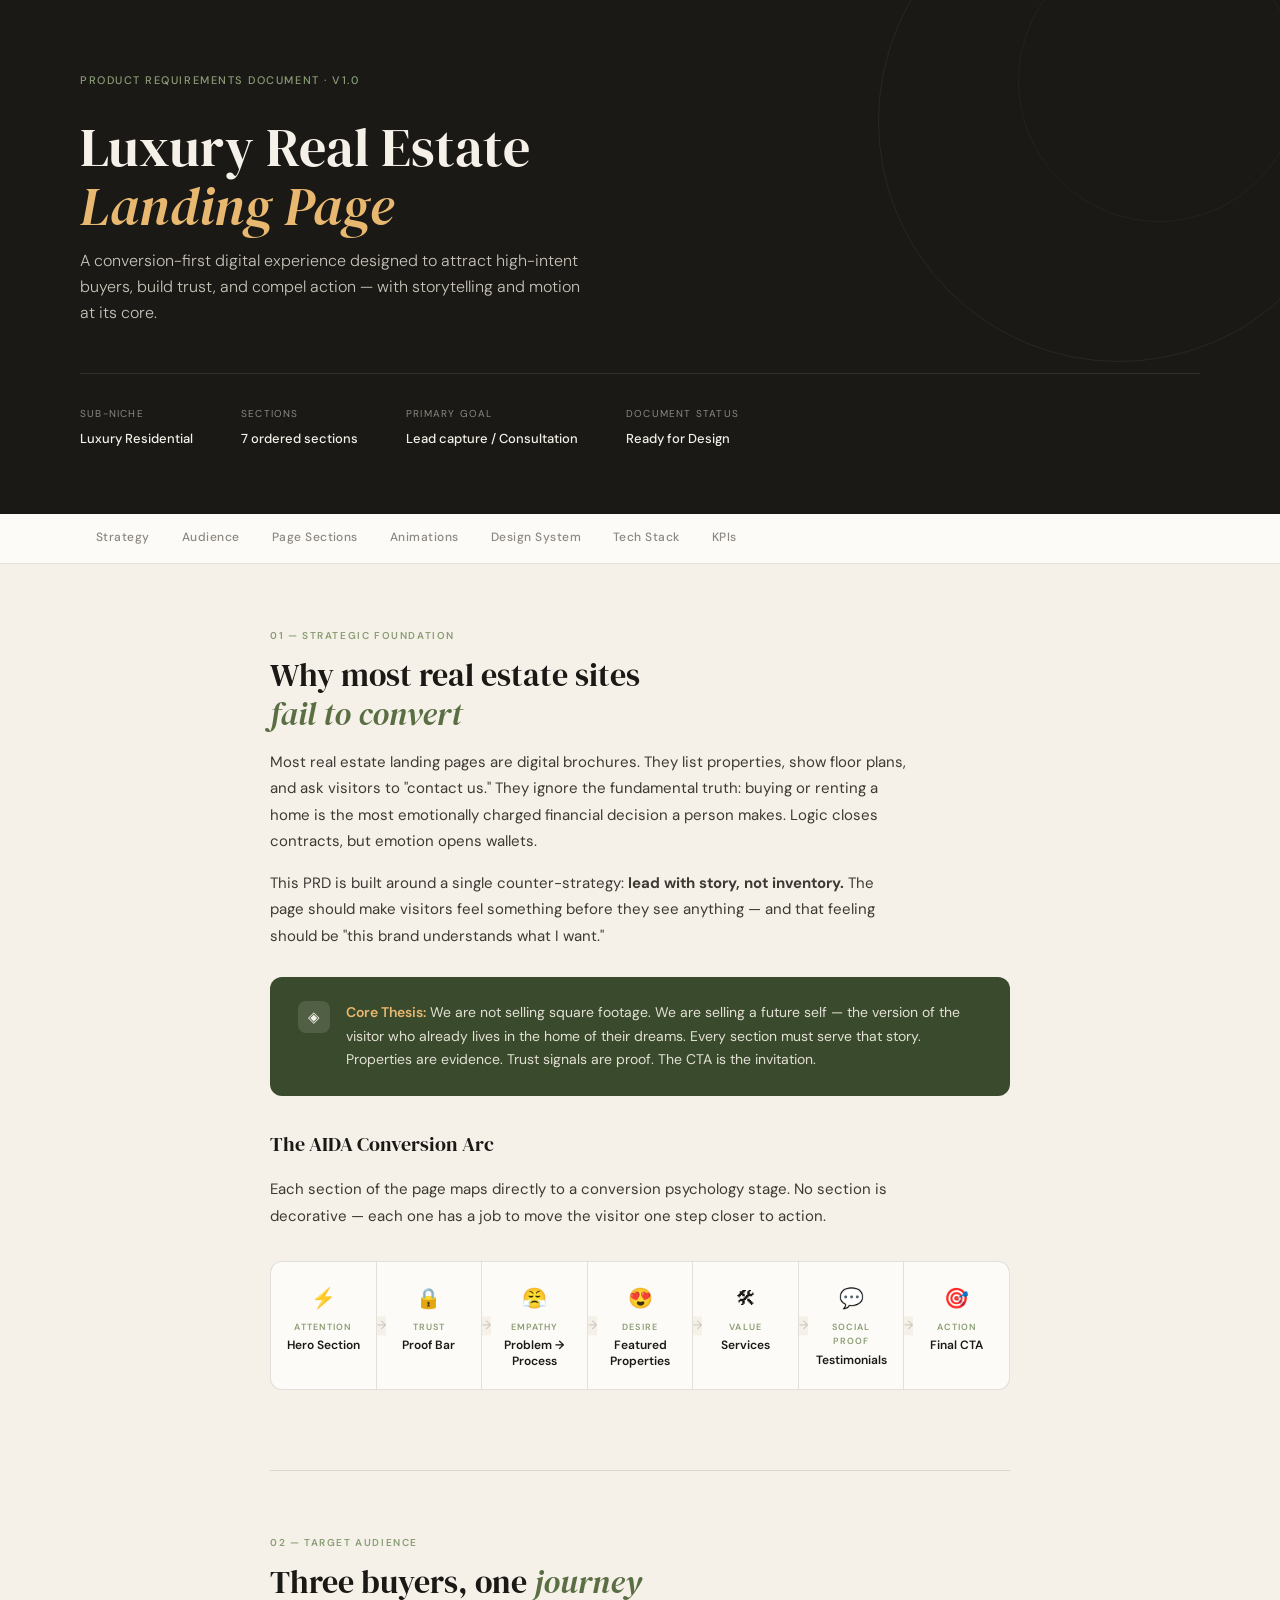
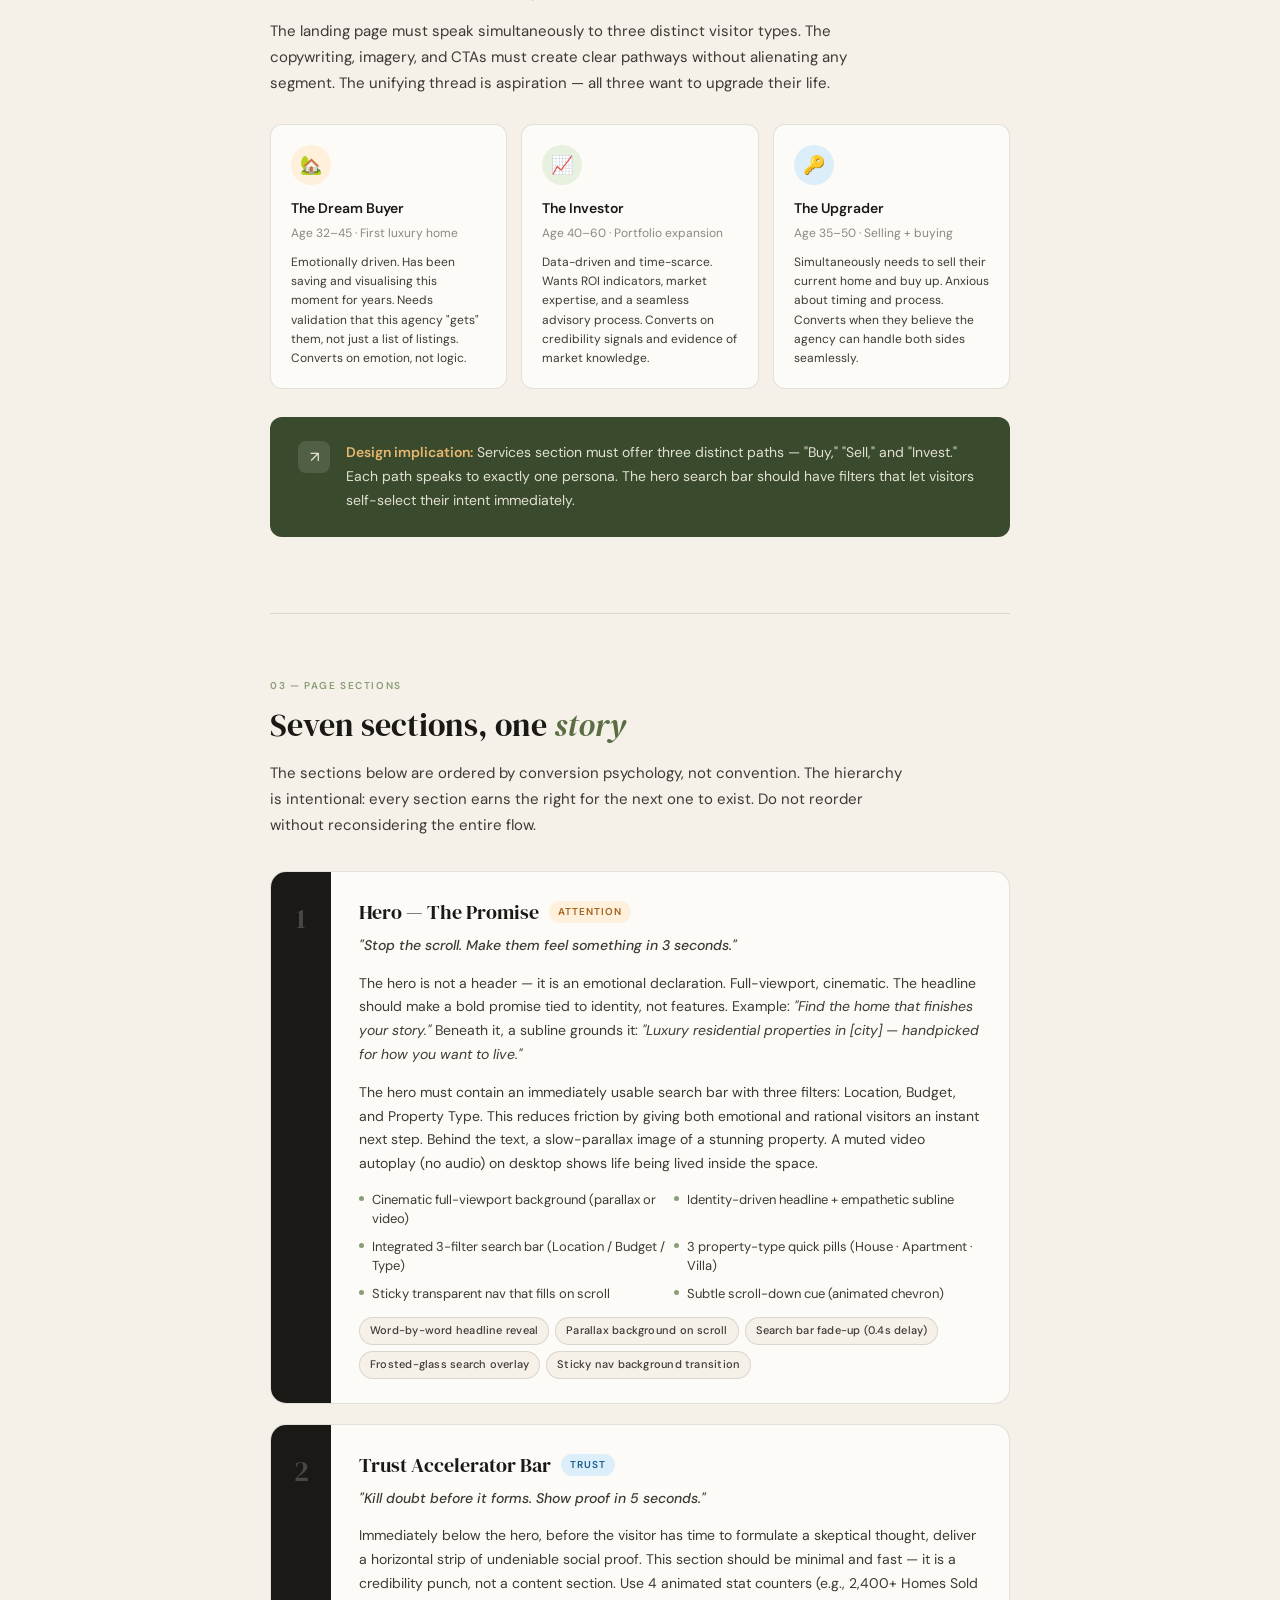
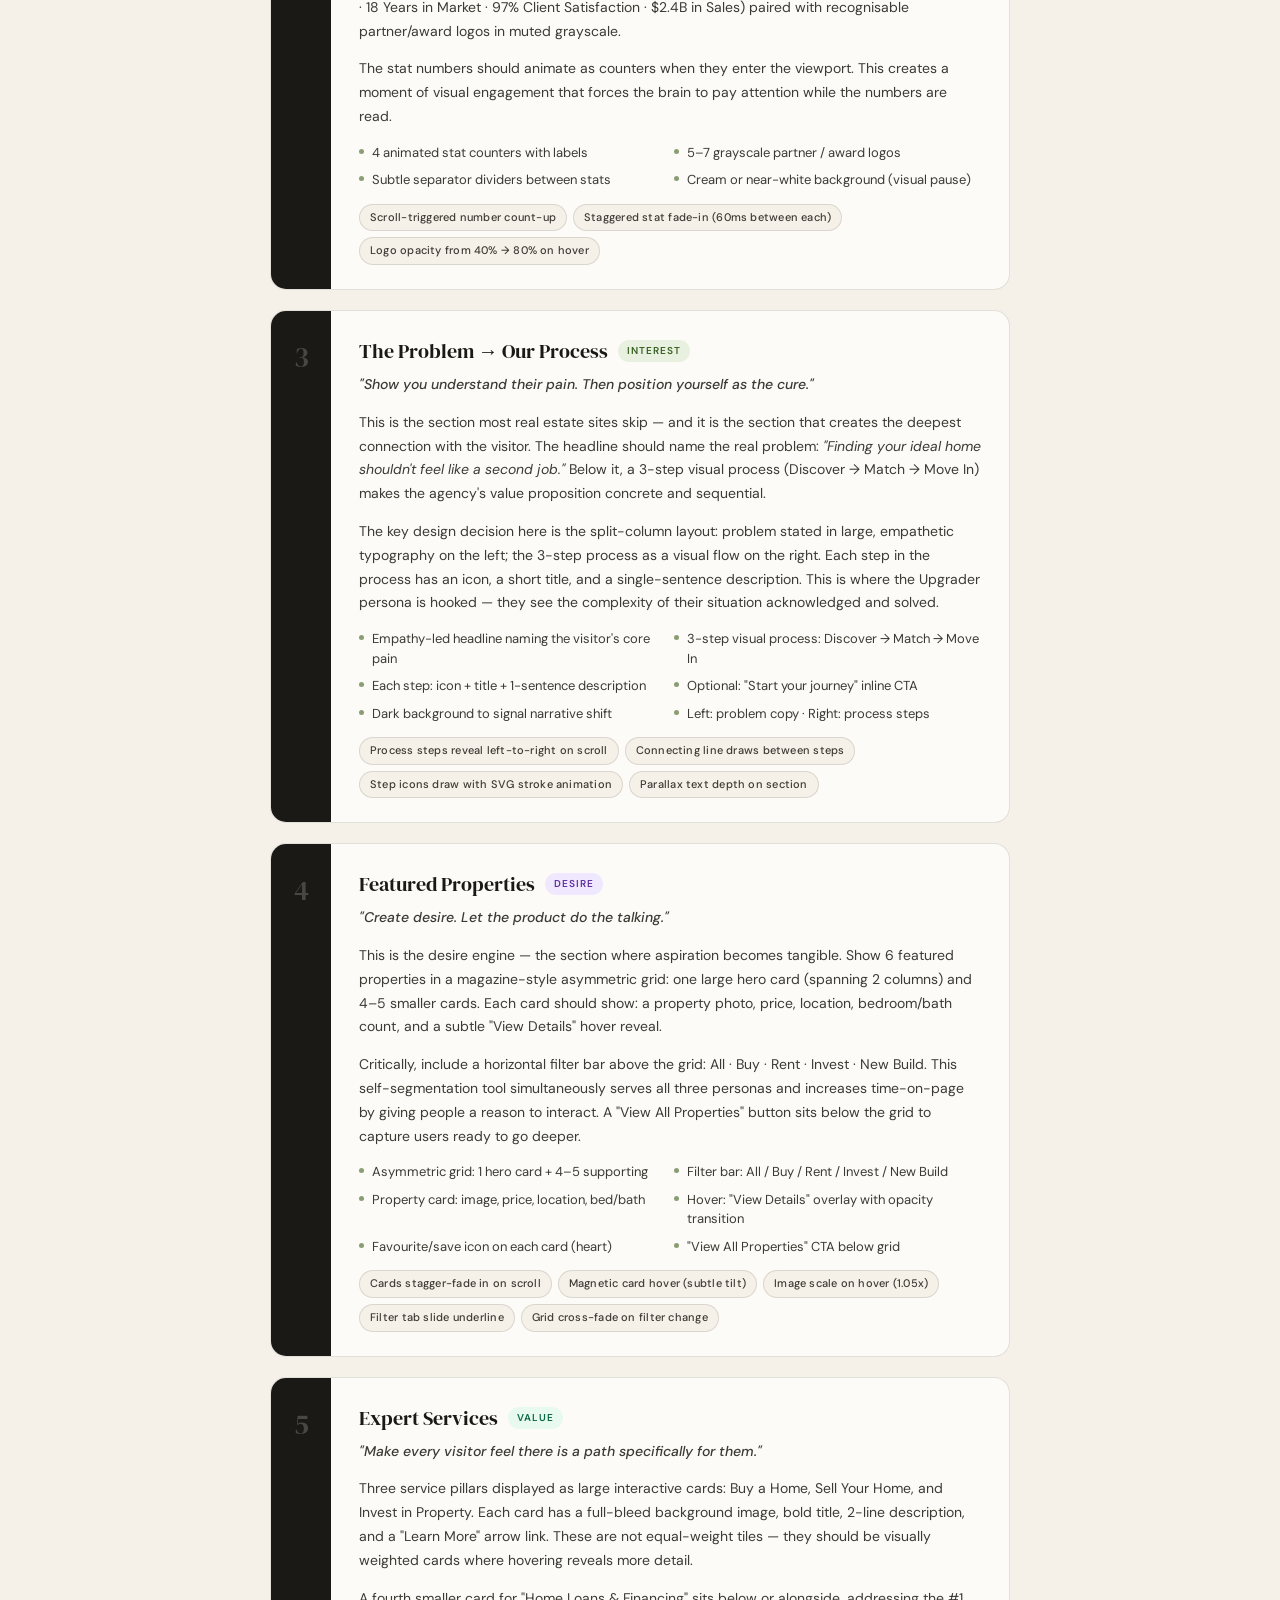
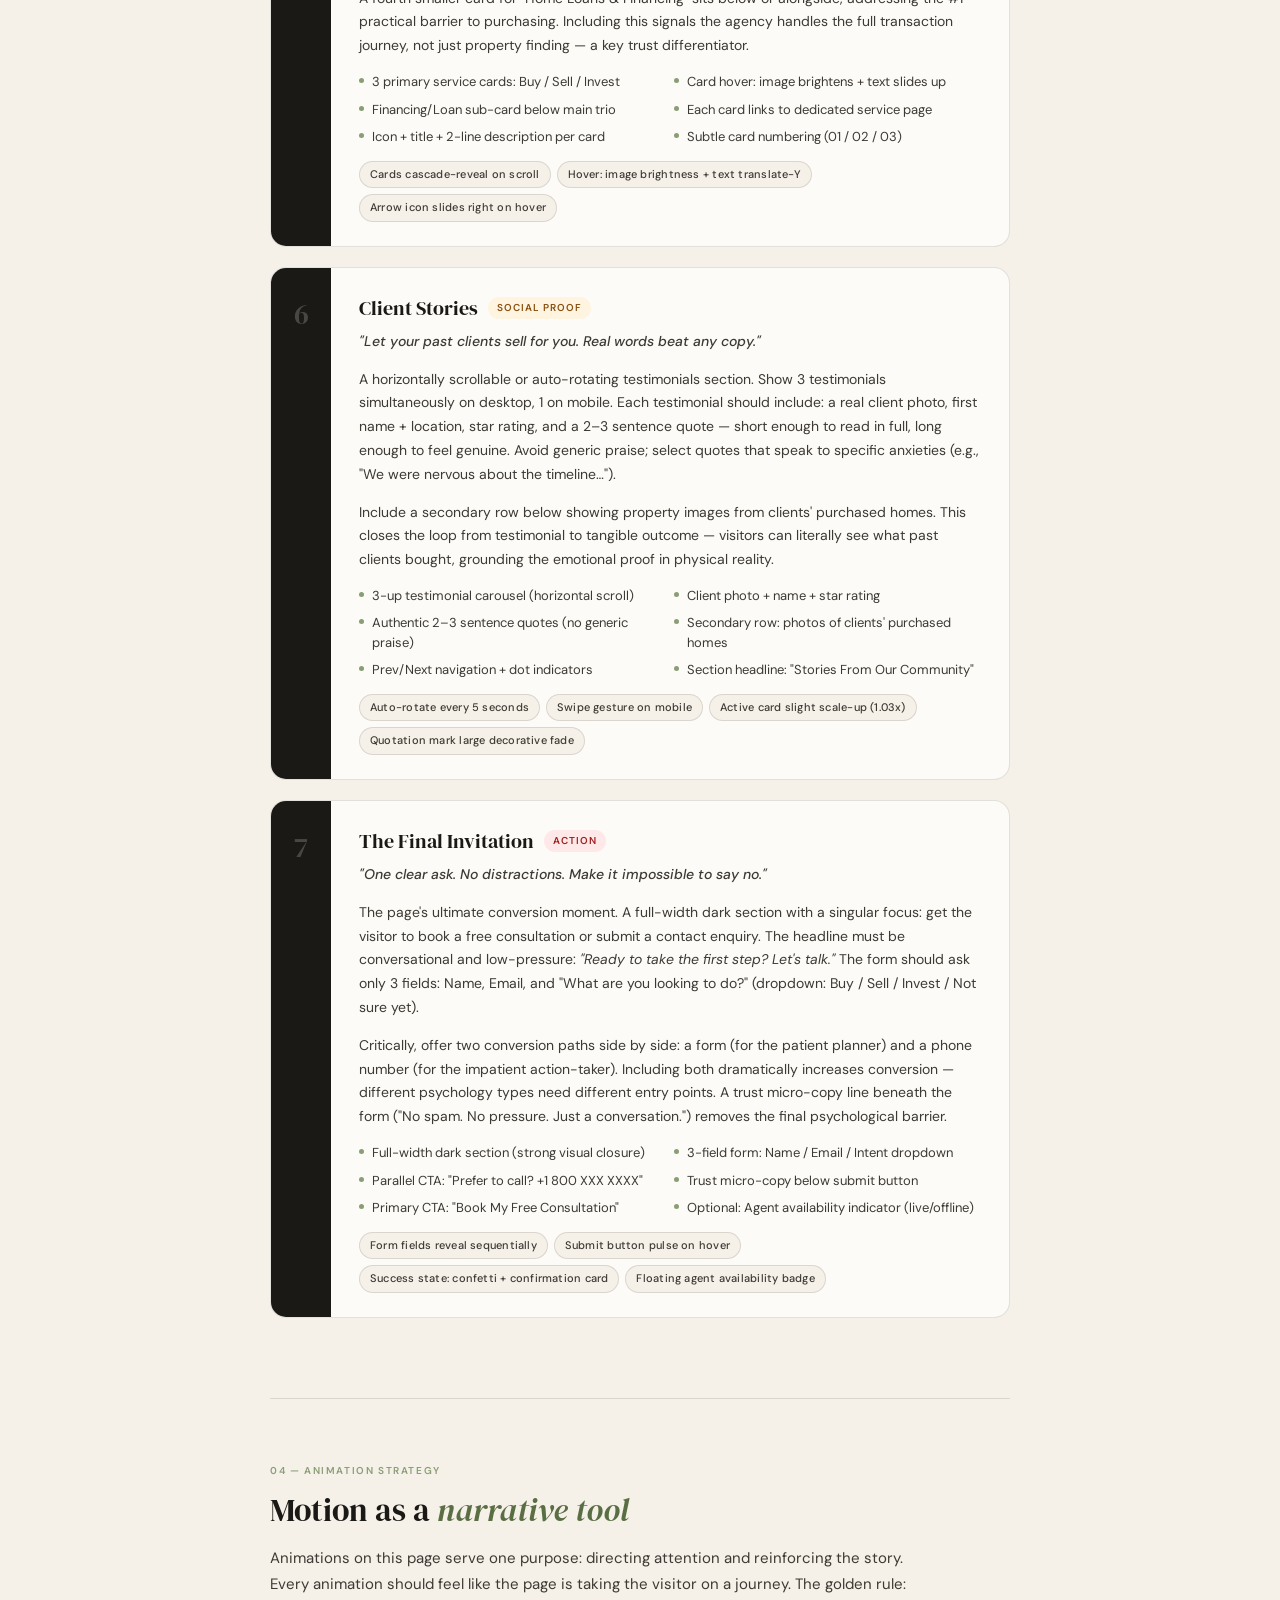
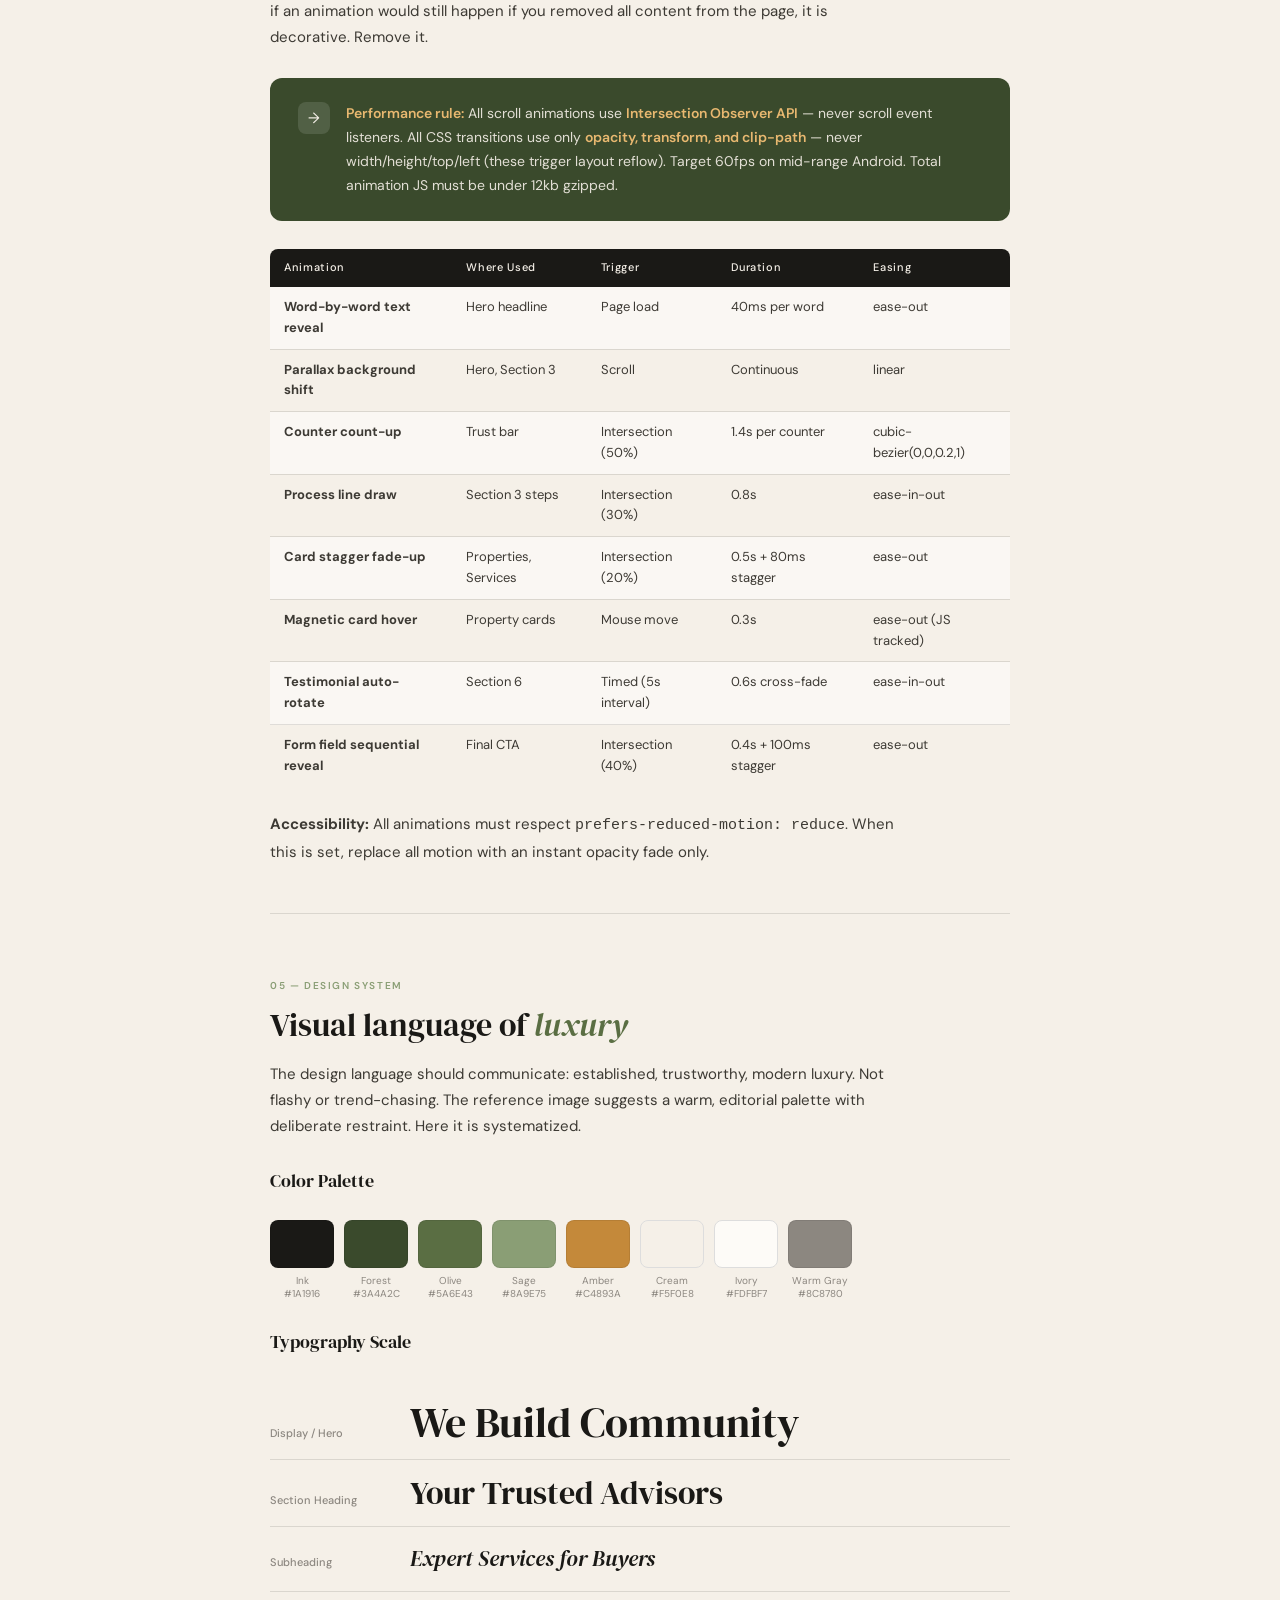
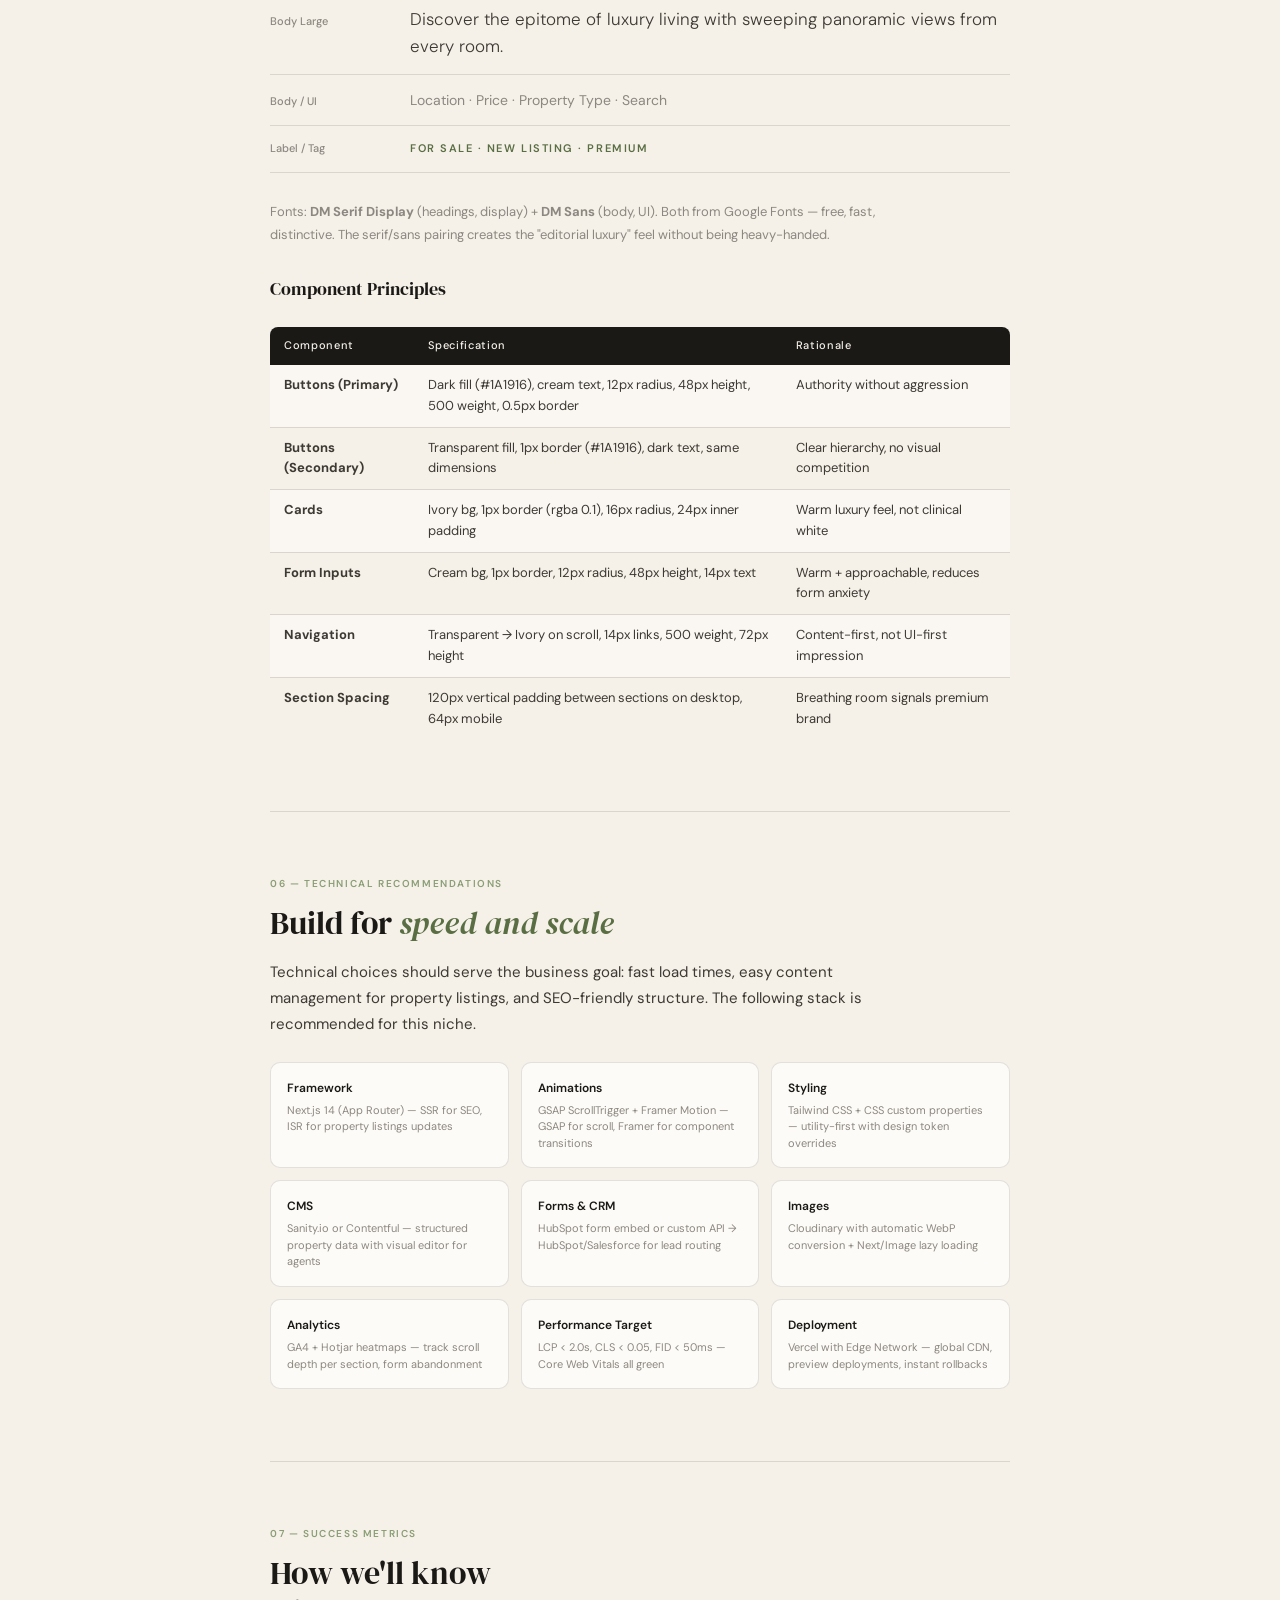
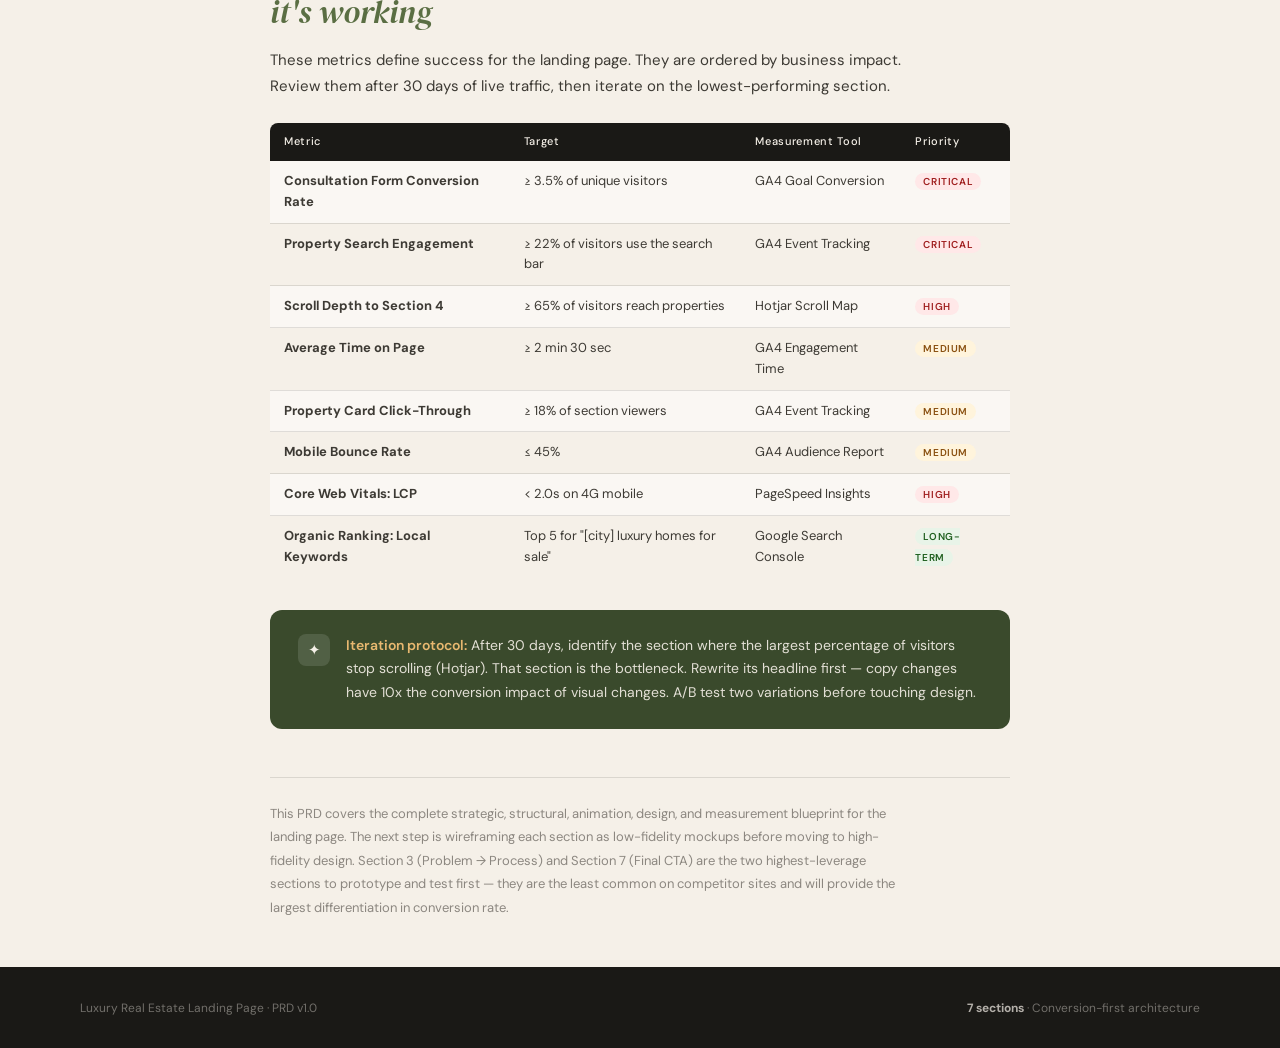
<file: nestquest-prd.html>
<!DOCTYPE html>
<html lang="en">
<head>
<meta charset="UTF-8">
<meta name="viewport" content="width=device-width, initial-scale=1.0">
<title>PRD — Luxury Real Estate Landing Page</title>
<link href="https://fonts.googleapis.com/css2?family=DM+Serif+Display:ital@0;1&family=DM+Sans:wght@300;400;500;600&display=swap" rel="stylesheet">
<style>
  :root {
    --cream: #F5F0E8;
    --cream-dark: #EDE7D9;
    --ink: #1A1916;
    --ink-light: #3D3A34;
    --olive: #3A4A2C;
    --olive-light: #5A6E43;
    --sage: #8A9E75;
    --warm-gray: #8C8780;
    --warm-gray-light: #C8C3B8;
    --white: #FDFBF7;
    --accent-amber: #C4893A;
    --accent-amber-light: #E8B870;
    --border: rgba(26,25,22,0.12);
    --border-strong: rgba(26,25,22,0.2);
  }
  * { margin: 0; padding: 0; box-sizing: border-box; }
  html { scroll-behavior: smooth; }
  body {
    font-family: 'DM Sans', sans-serif;
    background: var(--cream);
    color: var(--ink);
    line-height: 1.6;
    font-size: 15px;
  }

  /* COVER */
  .cover {
    background: var(--ink);
    color: var(--cream);
    padding: 72px 80px 64px;
    position: relative;
    overflow: hidden;
  }
  .cover::before {
    content: '';
    position: absolute;
    top: -120px; right: -80px;
    width: 480px; height: 480px;
    border: 1px solid rgba(255,255,255,0.06);
    border-radius: 50%;
  }
  .cover::after {
    content: '';
    position: absolute;
    top: -60px; right: -20px;
    width: 280px; height: 280px;
    border: 1px solid rgba(255,255,255,0.04);
    border-radius: 50%;
  }
  .cover-label {
    font-size: 11px;
    letter-spacing: 0.14em;
    text-transform: uppercase;
    color: var(--sage);
    font-weight: 500;
    margin-bottom: 28px;
  }
  .cover h1 {
    font-family: 'DM Serif Display', serif;
    font-size: 54px;
    line-height: 1.1;
    font-weight: 400;
    max-width: 620px;
    margin-bottom: 12px;
  }
  .cover h1 em {
    font-style: italic;
    color: var(--accent-amber-light);
  }
  .cover-sub {
    color: var(--warm-gray-light);
    font-size: 16px;
    max-width: 500px;
    margin-bottom: 48px;
    font-weight: 300;
  }
  .cover-meta {
    display: flex;
    gap: 48px;
    padding-top: 32px;
    border-top: 1px solid rgba(255,255,255,0.1);
  }
  .cover-meta-item label {
    display: block;
    font-size: 10px;
    letter-spacing: 0.12em;
    text-transform: uppercase;
    color: var(--warm-gray);
    margin-bottom: 4px;
  }
  .cover-meta-item span {
    font-size: 13px;
    color: var(--cream);
    font-weight: 500;
  }

  /* NAV */
  .toc-bar {
    background: var(--white);
    border-bottom: 1px solid var(--border);
    padding: 0 80px;
    position: sticky;
    top: 0;
    z-index: 100;
    display: flex;
    align-items: center;
    gap: 0;
    overflow-x: auto;
  }
  .toc-bar a {
    font-size: 12px;
    font-weight: 500;
    letter-spacing: 0.04em;
    color: var(--warm-gray);
    text-decoration: none;
    padding: 14px 16px;
    white-space: nowrap;
    border-bottom: 2px solid transparent;
    transition: color 0.2s, border-color 0.2s;
  }
  .toc-bar a:hover { color: var(--ink); border-bottom-color: var(--olive); }

  /* LAYOUT */
  .doc-body { max-width: 900px; margin: 0 auto; padding: 0 80px; }
  @media (max-width: 700px) {
    .cover { padding: 48px 28px; }
    .cover h1 { font-size: 36px; }
    .doc-body { padding: 0 24px; }
    .toc-bar { padding: 0 24px; }
  }

  /* SECTION */
  .section {
    padding: 64px 0 48px;
    border-bottom: 1px solid var(--border);
  }
  .section:last-child { border-bottom: none; }
  .section-label {
    font-size: 10px;
    letter-spacing: 0.16em;
    text-transform: uppercase;
    color: var(--sage);
    font-weight: 600;
    margin-bottom: 12px;
  }
  .section h2 {
    font-family: 'DM Serif Display', serif;
    font-size: 32px;
    font-weight: 400;
    line-height: 1.2;
    margin-bottom: 16px;
    color: var(--ink);
  }
  .section h2 em { font-style: italic; color: var(--olive-light); }
  .section p {
    color: var(--ink-light);
    max-width: 640px;
    margin-bottom: 16px;
    font-size: 15px;
    line-height: 1.75;
  }
  .section p:last-child { margin-bottom: 0; }

  /* STRATEGY INSIGHT */
  .insight {
    background: var(--olive);
    color: var(--cream);
    border-radius: 12px;
    padding: 24px 28px;
    margin: 28px 0;
    display: flex;
    gap: 16px;
    align-items: flex-start;
  }
  .insight-icon {
    width: 32px; height: 32px;
    flex-shrink: 0;
    background: rgba(255,255,255,0.12);
    border-radius: 8px;
    display: flex; align-items: center; justify-content: center;
    font-size: 15px;
  }
  .insight p {
    color: rgba(245,240,232,0.9);
    font-size: 14px;
    line-height: 1.7;
    margin: 0;
    max-width: none;
  }
  .insight strong { color: var(--accent-amber-light); font-weight: 600; }

  /* PAGE SECTION CARDS */
  .section-cards { display: flex; flex-direction: column; gap: 20px; margin: 32px 0; }
  .page-section-card {
    background: var(--white);
    border: 1px solid var(--border);
    border-radius: 16px;
    overflow: hidden;
    display: grid;
    grid-template-columns: 60px 1fr;
  }
  .card-num {
    background: var(--ink);
    display: flex;
    align-items: flex-start;
    justify-content: center;
    padding-top: 24px;
    font-family: 'DM Serif Display', serif;
    font-size: 28px;
    color: rgba(255,255,255,0.2);
  }
  .card-body { padding: 24px 28px 24px; }
  .card-body h3 {
    font-family: 'DM Serif Display', serif;
    font-size: 20px;
    font-weight: 400;
    color: var(--ink);
    margin-bottom: 6px;
    display: flex;
    align-items: center;
    gap: 10px;
  }
  .card-tag {
    font-family: 'DM Sans', sans-serif;
    font-size: 10px;
    font-weight: 600;
    letter-spacing: 0.1em;
    text-transform: uppercase;
    padding: 3px 9px;
    border-radius: 20px;
  }
  .tag-attention { background: #FFF0DC; color: #A0621A; }
  .tag-interest  { background: #E8F0DF; color: #3A6025; }
  .tag-desire    { background: #F0E8FF; color: #6030A0; }
  .tag-trust     { background: #DCEEFA; color: #1A5C8A; }
  .tag-action    { background: #FFE8E8; color: #A02020; }
  .tag-value     { background: #E8FAF0; color: #0A6A40; }
  .tag-social    { background: #FFF4E0; color: #8A5010; }

  .card-purpose {
    font-size: 13px;
    color: var(--warm-gray);
    font-weight: 500;
    margin-bottom: 12px;
    font-style: italic;
  }
  .card-body p {
    font-size: 14px;
    color: var(--ink-light);
    line-height: 1.7;
    margin-bottom: 14px;
  }

  /* FEATURES LIST */
  .features-grid {
    display: grid;
    grid-template-columns: 1fr 1fr;
    gap: 8px;
    margin-top: 4px;
  }
  .feature-item {
    display: flex;
    align-items: flex-start;
    gap: 8px;
    font-size: 13px;
    color: var(--ink-light);
    line-height: 1.5;
  }
  .feature-item::before {
    content: '';
    width: 5px; height: 5px;
    border-radius: 50%;
    background: var(--sage);
    flex-shrink: 0;
    margin-top: 6px;
  }

  /* ANIMATION TAG */
  .anim-row {
    display: flex;
    flex-wrap: wrap;
    gap: 6px;
    margin-top: 14px;
  }
  .anim-pill {
    font-size: 11px;
    font-weight: 500;
    padding: 4px 10px;
    border-radius: 20px;
    border: 1px solid var(--border);
    color: var(--ink-light);
    background: var(--cream);
    letter-spacing: 0.02em;
  }

  /* STORYTELLING ARC */
  .arc-flow {
    display: flex;
    align-items: stretch;
    gap: 0;
    margin: 32px 0;
    overflow-x: auto;
  }
  .arc-step {
    flex: 1;
    min-width: 100px;
    background: var(--white);
    border: 1px solid var(--border);
    border-right: none;
    padding: 20px 14px;
    text-align: center;
    position: relative;
  }
  .arc-step:first-child { border-radius: 12px 0 0 12px; }
  .arc-step:last-child { border-right: 1px solid var(--border); border-radius: 0 12px 12px 0; }
  .arc-step::after {
    content: '→';
    position: absolute;
    right: -10px;
    top: 50%;
    transform: translateY(-50%);
    color: var(--warm-gray-light);
    font-size: 12px;
    z-index: 1;
    background: var(--cream);
  }
  .arc-step:last-child::after { display: none; }
  .arc-emoji { font-size: 20px; margin-bottom: 6px; display: block; }
  .arc-phase {
    font-size: 9px;
    letter-spacing: 0.12em;
    text-transform: uppercase;
    color: var(--sage);
    font-weight: 600;
    margin-bottom: 4px;
  }
  .arc-name {
    font-size: 12px;
    font-weight: 600;
    color: var(--ink);
    line-height: 1.3;
  }

  /* DESIGN SYSTEM */
  .palette-row {
    display: flex;
    gap: 10px;
    flex-wrap: wrap;
    margin: 24px 0;
  }
  .swatch {
    display: flex;
    flex-direction: column;
    align-items: center;
    gap: 6px;
  }
  .swatch-block {
    width: 64px; height: 48px;
    border-radius: 8px;
    border: 1px solid rgba(0,0,0,0.08);
  }
  .swatch span {
    font-size: 10px;
    color: var(--warm-gray);
    text-align: center;
    line-height: 1.3;
  }

  /* TYPE SCALE */
  .type-scale { margin: 28px 0; }
  .type-row {
    display: flex;
    align-items: baseline;
    gap: 20px;
    padding: 14px 0;
    border-bottom: 1px solid var(--border);
  }
  .type-label { font-size: 11px; color: var(--warm-gray); width: 120px; flex-shrink: 0; font-weight: 500; }
  .type-example { color: var(--ink); }

  /* PERSONAS */
  .persona-cards { display: grid; grid-template-columns: 1fr 1fr 1fr; gap: 14px; margin: 28px 0; }
  .persona-card {
    background: var(--white);
    border: 1px solid var(--border);
    border-radius: 12px;
    padding: 20px;
  }
  .persona-avatar {
    width: 40px; height: 40px;
    border-radius: 50%;
    display: flex; align-items: center; justify-content: center;
    font-size: 18px;
    margin-bottom: 12px;
  }
  .persona-card h4 { font-size: 14px; font-weight: 600; color: var(--ink); margin-bottom: 4px; }
  .persona-card .role { font-size: 12px; color: var(--warm-gray); margin-bottom: 10px; }
  .persona-card p { font-size: 12px; color: var(--ink-light); line-height: 1.6; }

  /* KPI TABLE */
  table { width: 100%; border-collapse: collapse; margin: 24px 0; font-size: 13px; }
  th {
    background: var(--ink);
    color: var(--cream);
    padding: 10px 14px;
    text-align: left;
    font-weight: 500;
    font-size: 11px;
    letter-spacing: 0.06em;
  }
  th:first-child { border-radius: 8px 0 0 0; }
  th:last-child { border-radius: 0 8px 0 0; }
  td {
    padding: 10px 14px;
    border-bottom: 1px solid var(--border);
    color: var(--ink-light);
    vertical-align: top;
    line-height: 1.6;
  }
  tr:last-child td { border-bottom: none; }
  tr:nth-child(even) td { background: rgba(255,255,255,0.5); }

  /* PRIORITY BADGE */
  .badge {
    font-size: 10px;
    font-weight: 600;
    padding: 2px 8px;
    border-radius: 10px;
    letter-spacing: 0.06em;
    text-transform: uppercase;
  }
  .badge-high { background: #FFE8E8; color: #A02020; }
  .badge-med  { background: #FFF4DC; color: #8A5010; }
  .badge-low  { background: #E8F4E8; color: #206020; }

  /* TECH STACK */
  .tech-grid { display: grid; grid-template-columns: repeat(3, 1fr); gap: 12px; margin: 24px 0; }
  .tech-card {
    background: var(--white);
    border: 1px solid var(--border);
    border-radius: 10px;
    padding: 16px;
  }
  .tech-card h5 { font-size: 12px; font-weight: 600; color: var(--ink); margin-bottom: 4px; }
  .tech-card p  { font-size: 11px; color: var(--warm-gray); line-height: 1.5; }

  /* FOOTER */
  .doc-footer {
    background: var(--ink);
    color: rgba(245,240,232,0.4);
    padding: 32px 80px;
    font-size: 12px;
    display: flex;
    justify-content: space-between;
    align-items: center;
    margin-top: 0;
  }
  .doc-footer strong { color: rgba(245,240,232,0.7); }

  hr.light { border: none; border-top: 1px solid var(--border); margin: 28px 0 0; }

  @media print {
    .toc-bar { display: none; }
  }
</style>
</head>
<body>

<!-- COVER -->
<div class="cover">
  <div class="cover-label">Product Requirements Document · v1.0</div>
  <h1>Luxury Real Estate<br><em>Landing Page</em></h1>
  <p class="cover-sub">A conversion-first digital experience designed to attract high-intent buyers, build trust, and compel action — with storytelling and motion at its core.</p>
  <div class="cover-meta">
    <div class="cover-meta-item">
      <label>Sub-niche</label>
      <span>Luxury Residential</span>
    </div>
    <div class="cover-meta-item">
      <label>Sections</label>
      <span>7 ordered sections</span>
    </div>
    <div class="cover-meta-item">
      <label>Primary Goal</label>
      <span>Lead capture / Consultation</span>
    </div>
    <div class="cover-meta-item">
      <label>Document Status</label>
      <span>Ready for Design</span>
    </div>
  </div>
</div>

<!-- NAV -->
<nav class="toc-bar">
  <a href="#strategy">Strategy</a>
  <a href="#audience">Audience</a>
  <a href="#sections">Page Sections</a>
  <a href="#animations">Animations</a>
  <a href="#design">Design System</a>
  <a href="#tech">Tech Stack</a>
  <a href="#kpis">KPIs</a>
</nav>

<div class="doc-body">

  <!-- STRATEGIC RATIONALE -->
  <div class="section" id="strategy">
    <div class="section-label">01 — Strategic Foundation</div>
    <h2>Why most real estate sites<br><em>fail to convert</em></h2>
    <p>Most real estate landing pages are digital brochures. They list properties, show floor plans, and ask visitors to "contact us." They ignore the fundamental truth: buying or renting a home is the most emotionally charged financial decision a person makes. Logic closes contracts, but emotion opens wallets.</p>
    <p>This PRD is built around a single counter-strategy: <strong>lead with story, not inventory.</strong> The page should make visitors feel something before they see anything — and that feeling should be "this brand understands what I want."</p>

    <div class="insight">
      <div class="insight-icon">◈</div>
      <p><strong>Core Thesis:</strong> We are not selling square footage. We are selling a future self — the version of the visitor who already lives in the home of their dreams. Every section must serve that story. Properties are evidence. Trust signals are proof. The CTA is the invitation.</p>
    </div>

    <h3 style="font-family:'DM Serif Display',serif; font-size:20px; font-weight:400; margin: 32px 0 16px; color:var(--ink);">The AIDA Conversion Arc</h3>
    <p>Each section of the page maps directly to a conversion psychology stage. No section is decorative — each one has a job to move the visitor one step closer to action.</p>

    <div class="arc-flow">
      <div class="arc-step">
        <span class="arc-emoji">⚡</span>
        <div class="arc-phase">Attention</div>
        <div class="arc-name">Hero Section</div>
      </div>
      <div class="arc-step">
        <span class="arc-emoji">🔒</span>
        <div class="arc-phase">Trust</div>
        <div class="arc-name">Proof Bar</div>
      </div>
      <div class="arc-step">
        <span class="arc-emoji">😤</span>
        <div class="arc-phase">Empathy</div>
        <div class="arc-name">Problem →<br>Process</div>
      </div>
      <div class="arc-step">
        <span class="arc-emoji">😍</span>
        <div class="arc-phase">Desire</div>
        <div class="arc-name">Featured<br>Properties</div>
      </div>
      <div class="arc-step">
        <span class="arc-emoji">🛠</span>
        <div class="arc-phase">Value</div>
        <div class="arc-name">Services</div>
      </div>
      <div class="arc-step">
        <span class="arc-emoji">💬</span>
        <div class="arc-phase">Social Proof</div>
        <div class="arc-name">Testimonials</div>
      </div>
      <div class="arc-step">
        <span class="arc-emoji">🎯</span>
        <div class="arc-phase">Action</div>
        <div class="arc-name">Final CTA</div>
      </div>
    </div>
  </div>

  <!-- AUDIENCE -->
  <div class="section" id="audience">
    <div class="section-label">02 — Target Audience</div>
    <h2>Three buyers, one <em>journey</em></h2>
    <p>The landing page must speak simultaneously to three distinct visitor types. The copywriting, imagery, and CTAs must create clear pathways without alienating any segment. The unifying thread is aspiration — all three want to upgrade their life.</p>

    <div class="persona-cards">
      <div class="persona-card">
        <div class="persona-avatar" style="background:#FFF0DC;">🏡</div>
        <h4>The Dream Buyer</h4>
        <div class="role">Age 32–45 · First luxury home</div>
        <p>Emotionally driven. Has been saving and visualising this moment for years. Needs validation that this agency "gets" them, not just a list of listings. Converts on emotion, not logic.</p>
      </div>
      <div class="persona-card">
        <div class="persona-avatar" style="background:#E8F0DF;">📈</div>
        <h4>The Investor</h4>
        <div class="role">Age 40–60 · Portfolio expansion</div>
        <p>Data-driven and time-scarce. Wants ROI indicators, market expertise, and a seamless advisory process. Converts on credibility signals and evidence of market knowledge.</p>
      </div>
      <div class="persona-card">
        <div class="persona-avatar" style="background:#DCEEFA;">🔑</div>
        <h4>The Upgrader</h4>
        <div class="role">Age 35–50 · Selling + buying</div>
        <p>Simultaneously needs to sell their current home and buy up. Anxious about timing and process. Converts when they believe the agency can handle both sides seamlessly.</p>
      </div>
    </div>

    <div class="insight">
      <div class="insight-icon">↗</div>
      <p><strong>Design implication:</strong> Services section must offer three distinct paths — "Buy," "Sell," and "Invest." Each path speaks to exactly one persona. The hero search bar should have filters that let visitors self-select their intent immediately.</p>
    </div>
  </div>

  <!-- PAGE SECTIONS -->
  <div class="section" id="sections">
    <div class="section-label">03 — Page Sections</div>
    <h2>Seven sections, one <em>story</em></h2>
    <p>The sections below are ordered by conversion psychology, not convention. The hierarchy is intentional: every section earns the right for the next one to exist. Do not reorder without reconsidering the entire flow.</p>

    <div class="section-cards">

      <!-- S1: HERO -->
      <div class="page-section-card">
        <div class="card-num">1</div>
        <div class="card-body">
          <h3>Hero — The Promise <span class="card-tag tag-attention">Attention</span></h3>
          <p class="card-purpose">"Stop the scroll. Make them feel something in 3 seconds."</p>
          <p>The hero is not a header — it is an emotional declaration. Full-viewport, cinematic. The headline should make a bold promise tied to identity, not features. Example: <em>"Find the home that finishes your story."</em> Beneath it, a subline grounds it: <em>"Luxury residential properties in [city] — handpicked for how you want to live."</em></p>
          <p>The hero must contain an immediately usable search bar with three filters: Location, Budget, and Property Type. This reduces friction by giving both emotional and rational visitors an instant next step. Behind the text, a slow-parallax image of a stunning property. A muted video autoplay (no audio) on desktop shows life being lived inside the space.</p>
          <div class="features-grid">
            <div class="feature-item">Cinematic full-viewport background (parallax or video)</div>
            <div class="feature-item">Identity-driven headline + empathetic subline</div>
            <div class="feature-item">Integrated 3-filter search bar (Location / Budget / Type)</div>
            <div class="feature-item">3 property-type quick pills (House · Apartment · Villa)</div>
            <div class="feature-item">Sticky transparent nav that fills on scroll</div>
            <div class="feature-item">Subtle scroll-down cue (animated chevron)</div>
          </div>
          <div class="anim-row">
            <span class="anim-pill">Word-by-word headline reveal</span>
            <span class="anim-pill">Parallax background on scroll</span>
            <span class="anim-pill">Search bar fade-up (0.4s delay)</span>
            <span class="anim-pill">Frosted-glass search overlay</span>
            <span class="anim-pill">Sticky nav background transition</span>
          </div>
        </div>
      </div>

      <!-- S2: TRUST BAR -->
      <div class="page-section-card">
        <div class="card-num">2</div>
        <div class="card-body">
          <h3>Trust Accelerator Bar <span class="card-tag tag-trust">Trust</span></h3>
          <p class="card-purpose">"Kill doubt before it forms. Show proof in 5 seconds."</p>
          <p>Immediately below the hero, before the visitor has time to formulate a skeptical thought, deliver a horizontal strip of undeniable social proof. This section should be minimal and fast — it is a credibility punch, not a content section. Use 4 animated stat counters (e.g., 2,400+ Homes Sold · 18 Years in Market · 97% Client Satisfaction · $2.4B in Sales) paired with recognisable partner/award logos in muted grayscale.</p>
          <p>The stat numbers should animate as counters when they enter the viewport. This creates a moment of visual engagement that forces the brain to pay attention while the numbers are read.</p>
          <div class="features-grid">
            <div class="feature-item">4 animated stat counters with labels</div>
            <div class="feature-item">5–7 grayscale partner / award logos</div>
            <div class="feature-item">Subtle separator dividers between stats</div>
            <div class="feature-item">Cream or near-white background (visual pause)</div>
          </div>
          <div class="anim-row">
            <span class="anim-pill">Scroll-triggered number count-up</span>
            <span class="anim-pill">Staggered stat fade-in (60ms between each)</span>
            <span class="anim-pill">Logo opacity from 40% → 80% on hover</span>
          </div>
        </div>
      </div>

      <!-- S3: PROBLEM → PROCESS -->
      <div class="page-section-card">
        <div class="card-num">3</div>
        <div class="card-body">
          <h3>The Problem → Our Process <span class="card-tag tag-interest">Interest</span></h3>
          <p class="card-purpose">"Show you understand their pain. Then position yourself as the cure."</p>
          <p>This is the section most real estate sites skip — and it is the section that creates the deepest connection with the visitor. The headline should name the real problem: <em>"Finding your ideal home shouldn't feel like a second job."</em> Below it, a 3-step visual process (Discover → Match → Move In) makes the agency's value proposition concrete and sequential.</p>
          <p>The key design decision here is the split-column layout: problem stated in large, empathetic typography on the left; the 3-step process as a visual flow on the right. Each step in the process has an icon, a short title, and a single-sentence description. This is where the Upgrader persona is hooked — they see the complexity of their situation acknowledged and solved.</p>
          <div class="features-grid">
            <div class="feature-item">Empathy-led headline naming the visitor's core pain</div>
            <div class="feature-item">3-step visual process: Discover → Match → Move In</div>
            <div class="feature-item">Each step: icon + title + 1-sentence description</div>
            <div class="feature-item">Optional: "Start your journey" inline CTA</div>
            <div class="feature-item">Dark background to signal narrative shift</div>
            <div class="feature-item">Left: problem copy · Right: process steps</div>
          </div>
          <div class="anim-row">
            <span class="anim-pill">Process steps reveal left-to-right on scroll</span>
            <span class="anim-pill">Connecting line draws between steps</span>
            <span class="anim-pill">Step icons draw with SVG stroke animation</span>
            <span class="anim-pill">Parallax text depth on section</span>
          </div>
        </div>
      </div>

      <!-- S4: FEATURED PROPERTIES -->
      <div class="page-section-card">
        <div class="card-num">4</div>
        <div class="card-body">
          <h3>Featured Properties <span class="card-tag tag-desire">Desire</span></h3>
          <p class="card-purpose">"Create desire. Let the product do the talking."</p>
          <p>This is the desire engine — the section where aspiration becomes tangible. Show 6 featured properties in a magazine-style asymmetric grid: one large hero card (spanning 2 columns) and 4–5 smaller cards. Each card should show: a property photo, price, location, bedroom/bath count, and a subtle "View Details" hover reveal.</p>
          <p>Critically, include a horizontal filter bar above the grid: All · Buy · Rent · Invest · New Build. This self-segmentation tool simultaneously serves all three personas and increases time-on-page by giving people a reason to interact. A "View All Properties" button sits below the grid to capture users ready to go deeper.</p>
          <div class="features-grid">
            <div class="feature-item">Asymmetric grid: 1 hero card + 4–5 supporting</div>
            <div class="feature-item">Filter bar: All / Buy / Rent / Invest / New Build</div>
            <div class="feature-item">Property card: image, price, location, bed/bath</div>
            <div class="feature-item">Hover: "View Details" overlay with opacity transition</div>
            <div class="feature-item">Favourite/save icon on each card (heart)</div>
            <div class="feature-item">"View All Properties" CTA below grid</div>
          </div>
          <div class="anim-row">
            <span class="anim-pill">Cards stagger-fade in on scroll</span>
            <span class="anim-pill">Magnetic card hover (subtle tilt)</span>
            <span class="anim-pill">Image scale on hover (1.05x)</span>
            <span class="anim-pill">Filter tab slide underline</span>
            <span class="anim-pill">Grid cross-fade on filter change</span>
          </div>
        </div>
      </div>

      <!-- S5: SERVICES -->
      <div class="page-section-card">
        <div class="card-num">5</div>
        <div class="card-body">
          <h3>Expert Services <span class="card-tag tag-value">Value</span></h3>
          <p class="card-purpose">"Make every visitor feel there is a path specifically for them."</p>
          <p>Three service pillars displayed as large interactive cards: Buy a Home, Sell Your Home, and Invest in Property. Each card has a full-bleed background image, bold title, 2-line description, and a "Learn More" arrow link. These are not equal-weight tiles — they should be visually weighted cards where hovering reveals more detail.</p>
          <p>A fourth smaller card for "Home Loans & Financing" sits below or alongside, addressing the #1 practical barrier to purchasing. Including this signals the agency handles the full transaction journey, not just property finding — a key trust differentiator.</p>
          <div class="features-grid">
            <div class="feature-item">3 primary service cards: Buy / Sell / Invest</div>
            <div class="feature-item">Card hover: image brightens + text slides up</div>
            <div class="feature-item">Financing/Loan sub-card below main trio</div>
            <div class="feature-item">Each card links to dedicated service page</div>
            <div class="feature-item">Icon + title + 2-line description per card</div>
            <div class="feature-item">Subtle card numbering (01 / 02 / 03)</div>
          </div>
          <div class="anim-row">
            <span class="anim-pill">Cards cascade-reveal on scroll</span>
            <span class="anim-pill">Hover: image brightness + text translate-Y</span>
            <span class="anim-pill">Arrow icon slides right on hover</span>
          </div>
        </div>
      </div>

      <!-- S6: TESTIMONIALS -->
      <div class="page-section-card">
        <div class="card-num">6</div>
        <div class="card-body">
          <h3>Client Stories <span class="card-tag tag-social">Social Proof</span></h3>
          <p class="card-purpose">"Let your past clients sell for you. Real words beat any copy."</p>
          <p>A horizontally scrollable or auto-rotating testimonials section. Show 3 testimonials simultaneously on desktop, 1 on mobile. Each testimonial should include: a real client photo, first name + location, star rating, and a 2–3 sentence quote — short enough to read in full, long enough to feel genuine. Avoid generic praise; select quotes that speak to specific anxieties (e.g., "We were nervous about the timeline…").</p>
          <p>Include a secondary row below showing property images from clients' purchased homes. This closes the loop from testimonial to tangible outcome — visitors can literally see what past clients bought, grounding the emotional proof in physical reality.</p>
          <div class="features-grid">
            <div class="feature-item">3-up testimonial carousel (horizontal scroll)</div>
            <div class="feature-item">Client photo + name + star rating</div>
            <div class="feature-item">Authentic 2–3 sentence quotes (no generic praise)</div>
            <div class="feature-item">Secondary row: photos of clients' purchased homes</div>
            <div class="feature-item">Prev/Next navigation + dot indicators</div>
            <div class="feature-item">Section headline: "Stories From Our Community"</div>
          </div>
          <div class="anim-row">
            <span class="anim-pill">Auto-rotate every 5 seconds</span>
            <span class="anim-pill">Swipe gesture on mobile</span>
            <span class="anim-pill">Active card slight scale-up (1.03x)</span>
            <span class="anim-pill">Quotation mark large decorative fade</span>
          </div>
        </div>
      </div>

      <!-- S7: FINAL CTA -->
      <div class="page-section-card">
        <div class="card-num">7</div>
        <div class="card-body">
          <h3>The Final Invitation <span class="card-tag tag-action">Action</span></h3>
          <p class="card-purpose">"One clear ask. No distractions. Make it impossible to say no."</p>
          <p>The page's ultimate conversion moment. A full-width dark section with a singular focus: get the visitor to book a free consultation or submit a contact enquiry. The headline must be conversational and low-pressure: <em>"Ready to take the first step? Let's talk."</em> The form should ask only 3 fields: Name, Email, and "What are you looking to do?" (dropdown: Buy / Sell / Invest / Not sure yet).</p>
          <p>Critically, offer two conversion paths side by side: a form (for the patient planner) and a phone number (for the impatient action-taker). Including both dramatically increases conversion — different psychology types need different entry points. A trust micro-copy line beneath the form ("No spam. No pressure. Just a conversation.") removes the final psychological barrier.</p>
          <div class="features-grid">
            <div class="feature-item">Full-width dark section (strong visual closure)</div>
            <div class="feature-item">3-field form: Name / Email / Intent dropdown</div>
            <div class="feature-item">Parallel CTA: "Prefer to call? +1 800 XXX XXXX"</div>
            <div class="feature-item">Trust micro-copy below submit button</div>
            <div class="feature-item">Primary CTA: "Book My Free Consultation"</div>
            <div class="feature-item">Optional: Agent availability indicator (live/offline)</div>
          </div>
          <div class="anim-row">
            <span class="anim-pill">Form fields reveal sequentially</span>
            <span class="anim-pill">Submit button pulse on hover</span>
            <span class="anim-pill">Success state: confetti + confirmation card</span>
            <span class="anim-pill">Floating agent availability badge</span>
          </div>
        </div>
      </div>

    </div><!-- /section-cards -->
  </div>

  <!-- ANIMATIONS -->
  <div class="section" id="animations">
    <div class="section-label">04 — Animation Strategy</div>
    <h2>Motion as a <em>narrative tool</em></h2>
    <p>Animations on this page serve one purpose: directing attention and reinforcing the story. Every animation should feel like the page is taking the visitor on a journey. The golden rule: if an animation would still happen if you removed all content from the page, it is decorative. Remove it.</p>

    <div class="insight">
      <div class="insight-icon">→</div>
      <p><strong>Performance rule:</strong> All scroll animations use <strong>Intersection Observer API</strong> — never scroll event listeners. All CSS transitions use only <strong>opacity, transform, and clip-path</strong> — never width/height/top/left (these trigger layout reflow). Target 60fps on mid-range Android. Total animation JS must be under 12kb gzipped.</p>
    </div>

    <table>
      <tr>
        <th>Animation</th>
        <th>Where Used</th>
        <th>Trigger</th>
        <th>Duration</th>
        <th>Easing</th>
      </tr>
      <tr>
        <td><strong>Word-by-word text reveal</strong></td>
        <td>Hero headline</td>
        <td>Page load</td>
        <td>40ms per word</td>
        <td>ease-out</td>
      </tr>
      <tr>
        <td><strong>Parallax background shift</strong></td>
        <td>Hero, Section 3</td>
        <td>Scroll</td>
        <td>Continuous</td>
        <td>linear</td>
      </tr>
      <tr>
        <td><strong>Counter count-up</strong></td>
        <td>Trust bar</td>
        <td>Intersection (50%)</td>
        <td>1.4s per counter</td>
        <td>cubic-bezier(0,0,0.2,1)</td>
      </tr>
      <tr>
        <td><strong>Process line draw</strong></td>
        <td>Section 3 steps</td>
        <td>Intersection (30%)</td>
        <td>0.8s</td>
        <td>ease-in-out</td>
      </tr>
      <tr>
        <td><strong>Card stagger fade-up</strong></td>
        <td>Properties, Services</td>
        <td>Intersection (20%)</td>
        <td>0.5s + 80ms stagger</td>
        <td>ease-out</td>
      </tr>
      <tr>
        <td><strong>Magnetic card hover</strong></td>
        <td>Property cards</td>
        <td>Mouse move</td>
        <td>0.3s</td>
        <td>ease-out (JS tracked)</td>
      </tr>
      <tr>
        <td><strong>Testimonial auto-rotate</strong></td>
        <td>Section 6</td>
        <td>Timed (5s interval)</td>
        <td>0.6s cross-fade</td>
        <td>ease-in-out</td>
      </tr>
      <tr>
        <td><strong>Form field sequential reveal</strong></td>
        <td>Final CTA</td>
        <td>Intersection (40%)</td>
        <td>0.4s + 100ms stagger</td>
        <td>ease-out</td>
      </tr>
    </table>

    <p style="margin-top: 8px;"><strong>Accessibility:</strong> All animations must respect <code>prefers-reduced-motion: reduce</code>. When this is set, replace all motion with an instant opacity fade only.</p>
  </div>

  <!-- DESIGN SYSTEM -->
  <div class="section" id="design">
    <div class="section-label">05 — Design System</div>
    <h2>Visual language of <em>luxury</em></h2>
    <p>The design language should communicate: established, trustworthy, modern luxury. Not flashy or trend-chasing. The reference image suggests a warm, editorial palette with deliberate restraint. Here it is systematized.</p>

    <h3 style="font-family:'DM Serif Display',serif;font-size:18px;font-weight:400;margin:28px 0 16px;">Color Palette</h3>
    <div class="palette-row">
      <div class="swatch">
        <div class="swatch-block" style="background:#1A1916;"></div>
        <span>Ink<br>#1A1916</span>
      </div>
      <div class="swatch">
        <div class="swatch-block" style="background:#3A4A2C;"></div>
        <span>Forest<br>#3A4A2C</span>
      </div>
      <div class="swatch">
        <div class="swatch-block" style="background:#5A6E43;"></div>
        <span>Olive<br>#5A6E43</span>
      </div>
      <div class="swatch">
        <div class="swatch-block" style="background:#8A9E75;"></div>
        <span>Sage<br>#8A9E75</span>
      </div>
      <div class="swatch">
        <div class="swatch-block" style="background:#C4893A;"></div>
        <span>Amber<br>#C4893A</span>
      </div>
      <div class="swatch">
        <div class="swatch-block" style="background:#F5F0E8; border: 1px solid #ddd;"></div>
        <span>Cream<br>#F5F0E8</span>
      </div>
      <div class="swatch">
        <div class="swatch-block" style="background:#FDFBF7; border: 1px solid #ddd;"></div>
        <span>Ivory<br>#FDFBF7</span>
      </div>
      <div class="swatch">
        <div class="swatch-block" style="background:#8C8780;"></div>
        <span>Warm Gray<br>#8C8780</span>
      </div>
    </div>

    <h3 style="font-family:'DM Serif Display',serif;font-size:18px;font-weight:400;margin:28px 0 16px;">Typography Scale</h3>
    <div class="type-scale">
      <div class="type-row">
        <span class="type-label">Display / Hero</span>
        <span class="type-example" style="font-family:'DM Serif Display',serif;font-size:42px;line-height:1.1;">We Build Community</span>
      </div>
      <div class="type-row">
        <span class="type-label">Section Heading</span>
        <span class="type-example" style="font-family:'DM Serif Display',serif;font-size:32px;line-height:1.2;">Your Trusted Advisors</span>
      </div>
      <div class="type-row">
        <span class="type-label">Subheading</span>
        <span class="type-example" style="font-family:'DM Serif Display',serif;font-size:22px;font-style:italic;">Expert Services for Buyers</span>
      </div>
      <div class="type-row">
        <span class="type-label">Body Large</span>
        <span class="type-example" style="font-size:17px;font-weight:300;color:#3D3A34;">Discover the epitome of luxury living with sweeping panoramic views from every room.</span>
      </div>
      <div class="type-row">
        <span class="type-label">Body / UI</span>
        <span class="type-example" style="font-size:14px;color:#8C8780;">Location · Price · Property Type · Search</span>
      </div>
      <div class="type-row">
        <span class="type-label">Label / Tag</span>
        <span class="type-example" style="font-size:11px;letter-spacing:0.14em;text-transform:uppercase;font-weight:600;color:#5A6E43;">For Sale · New Listing · Premium</span>
      </div>
    </div>
    <p style="margin-top:16px;font-size:13px;color:var(--warm-gray);">Fonts: <strong>DM Serif Display</strong> (headings, display) + <strong>DM Sans</strong> (body, UI). Both from Google Fonts — free, fast, distinctive. The serif/sans pairing creates the "editorial luxury" feel without being heavy-handed.</p>

    <h3 style="font-family:'DM Serif Display',serif;font-size:18px;font-weight:400;margin:28px 0 12px;">Component Principles</h3>
    <table>
      <tr><th>Component</th><th>Specification</th><th>Rationale</th></tr>
      <tr><td><strong>Buttons (Primary)</strong></td><td>Dark fill (#1A1916), cream text, 12px radius, 48px height, 500 weight, 0.5px border</td><td>Authority without aggression</td></tr>
      <tr><td><strong>Buttons (Secondary)</strong></td><td>Transparent fill, 1px border (#1A1916), dark text, same dimensions</td><td>Clear hierarchy, no visual competition</td></tr>
      <tr><td><strong>Cards</strong></td><td>Ivory bg, 1px border (rgba 0.1), 16px radius, 24px inner padding</td><td>Warm luxury feel, not clinical white</td></tr>
      <tr><td><strong>Form Inputs</strong></td><td>Cream bg, 1px border, 12px radius, 48px height, 14px text</td><td>Warm + approachable, reduces form anxiety</td></tr>
      <tr><td><strong>Navigation</strong></td><td>Transparent → Ivory on scroll, 14px links, 500 weight, 72px height</td><td>Content-first, not UI-first impression</td></tr>
      <tr><td><strong>Section Spacing</strong></td><td>120px vertical padding between sections on desktop, 64px mobile</td><td>Breathing room signals premium brand</td></tr>
    </table>
  </div>

  <!-- TECH STACK -->
  <div class="section" id="tech">
    <div class="section-label">06 — Technical Recommendations</div>
    <h2>Build for <em>speed and scale</em></h2>
    <p>Technical choices should serve the business goal: fast load times, easy content management for property listings, and SEO-friendly structure. The following stack is recommended for this niche.</p>

    <div class="tech-grid">
      <div class="tech-card">
        <h5>Framework</h5>
        <p>Next.js 14 (App Router) — SSR for SEO, ISR for property listings updates</p>
      </div>
      <div class="tech-card">
        <h5>Animations</h5>
        <p>GSAP ScrollTrigger + Framer Motion — GSAP for scroll, Framer for component transitions</p>
      </div>
      <div class="tech-card">
        <h5>Styling</h5>
        <p>Tailwind CSS + CSS custom properties — utility-first with design token overrides</p>
      </div>
      <div class="tech-card">
        <h5>CMS</h5>
        <p>Sanity.io or Contentful — structured property data with visual editor for agents</p>
      </div>
      <div class="tech-card">
        <h5>Forms & CRM</h5>
        <p>HubSpot form embed or custom API → HubSpot/Salesforce for lead routing</p>
      </div>
      <div class="tech-card">
        <h5>Images</h5>
        <p>Cloudinary with automatic WebP conversion + Next/Image lazy loading</p>
      </div>
      <div class="tech-card">
        <h5>Analytics</h5>
        <p>GA4 + Hotjar heatmaps — track scroll depth per section, form abandonment</p>
      </div>
      <div class="tech-card">
        <h5>Performance Target</h5>
        <p>LCP &lt; 2.0s, CLS &lt; 0.05, FID &lt; 50ms — Core Web Vitals all green</p>
      </div>
      <div class="tech-card">
        <h5>Deployment</h5>
        <p>Vercel with Edge Network — global CDN, preview deployments, instant rollbacks</p>
      </div>
    </div>
  </div>

  <!-- KPIS -->
  <div class="section" id="kpis">
    <div class="section-label">07 — Success Metrics</div>
    <h2>How we'll know<br><em>it's working</em></h2>
    <p>These metrics define success for the landing page. They are ordered by business impact. Review them after 30 days of live traffic, then iterate on the lowest-performing section.</p>

    <table>
      <tr>
        <th>Metric</th>
        <th>Target</th>
        <th>Measurement Tool</th>
        <th>Priority</th>
      </tr>
      <tr>
        <td><strong>Consultation Form Conversion Rate</strong></td>
        <td>≥ 3.5% of unique visitors</td>
        <td>GA4 Goal Conversion</td>
        <td><span class="badge badge-high">Critical</span></td>
      </tr>
      <tr>
        <td><strong>Property Search Engagement</strong></td>
        <td>≥ 22% of visitors use the search bar</td>
        <td>GA4 Event Tracking</td>
        <td><span class="badge badge-high">Critical</span></td>
      </tr>
      <tr>
        <td><strong>Scroll Depth to Section 4</strong></td>
        <td>≥ 65% of visitors reach properties</td>
        <td>Hotjar Scroll Map</td>
        <td><span class="badge badge-high">High</span></td>
      </tr>
      <tr>
        <td><strong>Average Time on Page</strong></td>
        <td>≥ 2 min 30 sec</td>
        <td>GA4 Engagement Time</td>
        <td><span class="badge badge-med">Medium</span></td>
      </tr>
      <tr>
        <td><strong>Property Card Click-Through</strong></td>
        <td>≥ 18% of section viewers</td>
        <td>GA4 Event Tracking</td>
        <td><span class="badge badge-med">Medium</span></td>
      </tr>
      <tr>
        <td><strong>Mobile Bounce Rate</strong></td>
        <td>≤ 45%</td>
        <td>GA4 Audience Report</td>
        <td><span class="badge badge-med">Medium</span></td>
      </tr>
      <tr>
        <td><strong>Core Web Vitals: LCP</strong></td>
        <td>&lt; 2.0s on 4G mobile</td>
        <td>PageSpeed Insights</td>
        <td><span class="badge badge-high">High</span></td>
      </tr>
      <tr>
        <td><strong>Organic Ranking: Local Keywords</strong></td>
        <td>Top 5 for "[city] luxury homes for sale"</td>
        <td>Google Search Console</td>
        <td><span class="badge badge-low">Long-term</span></td>
      </tr>
    </table>

    <div class="insight" style="margin-top:32px;">
      <div class="insight-icon">✦</div>
      <p><strong>Iteration protocol:</strong> After 30 days, identify the section where the largest percentage of visitors stop scrolling (Hotjar). That section is the bottleneck. Rewrite its headline first — copy changes have 10x the conversion impact of visual changes. A/B test two variations before touching design.</p>
    </div>

    <hr class="light" style="margin-top: 48px;">
    <p style="margin-top:24px; font-size:13px; color:var(--warm-gray); line-height:1.8;">This PRD covers the complete strategic, structural, animation, design, and measurement blueprint for the landing page. The next step is wireframing each section as low-fidelity mockups before moving to high-fidelity design. Section 3 (Problem → Process) and Section 7 (Final CTA) are the two highest-leverage sections to prototype and test first — they are the least common on competitor sites and will provide the largest differentiation in conversion rate.</p>
  </div>

</div><!-- /doc-body -->

<div class="doc-footer">
  <span>Luxury Real Estate Landing Page · PRD v1.0</span>
  <span><strong>7 sections</strong> · Conversion-first architecture</span>
</div>

</body>
</html>
</file>
